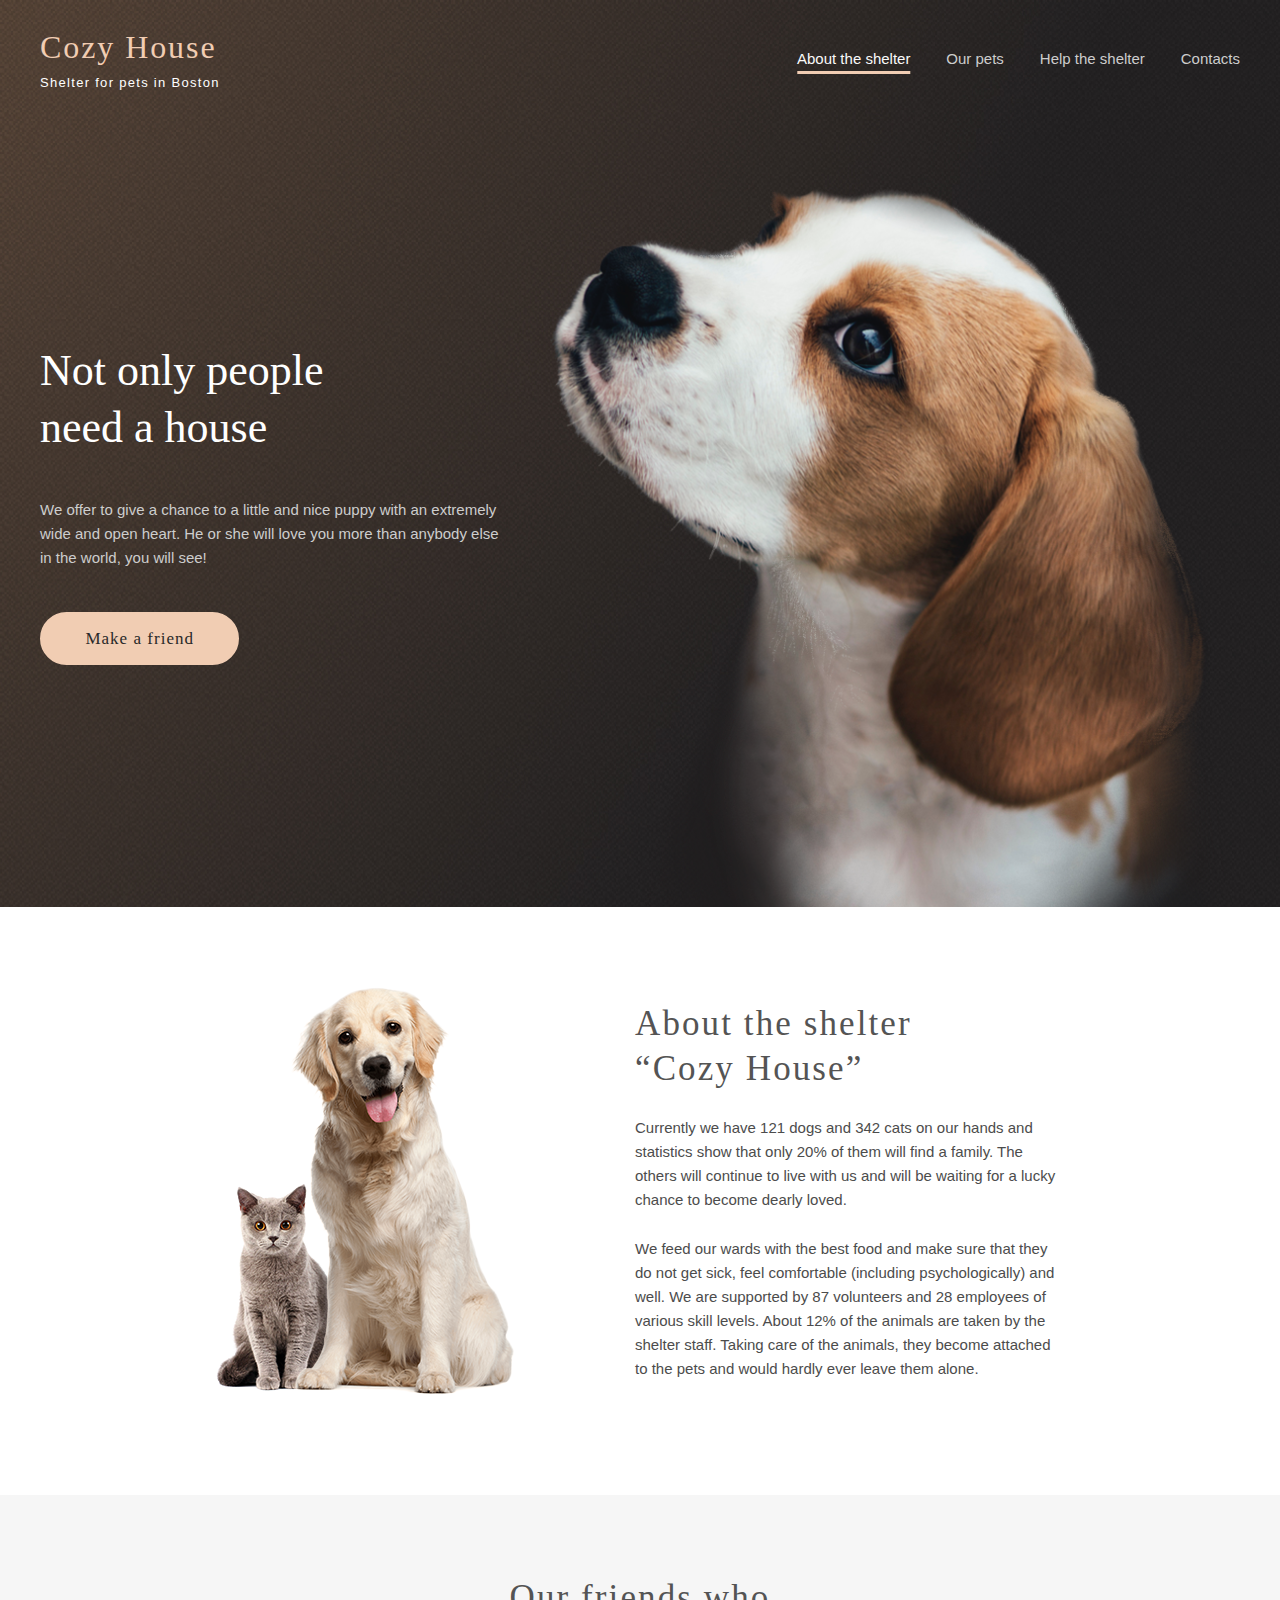
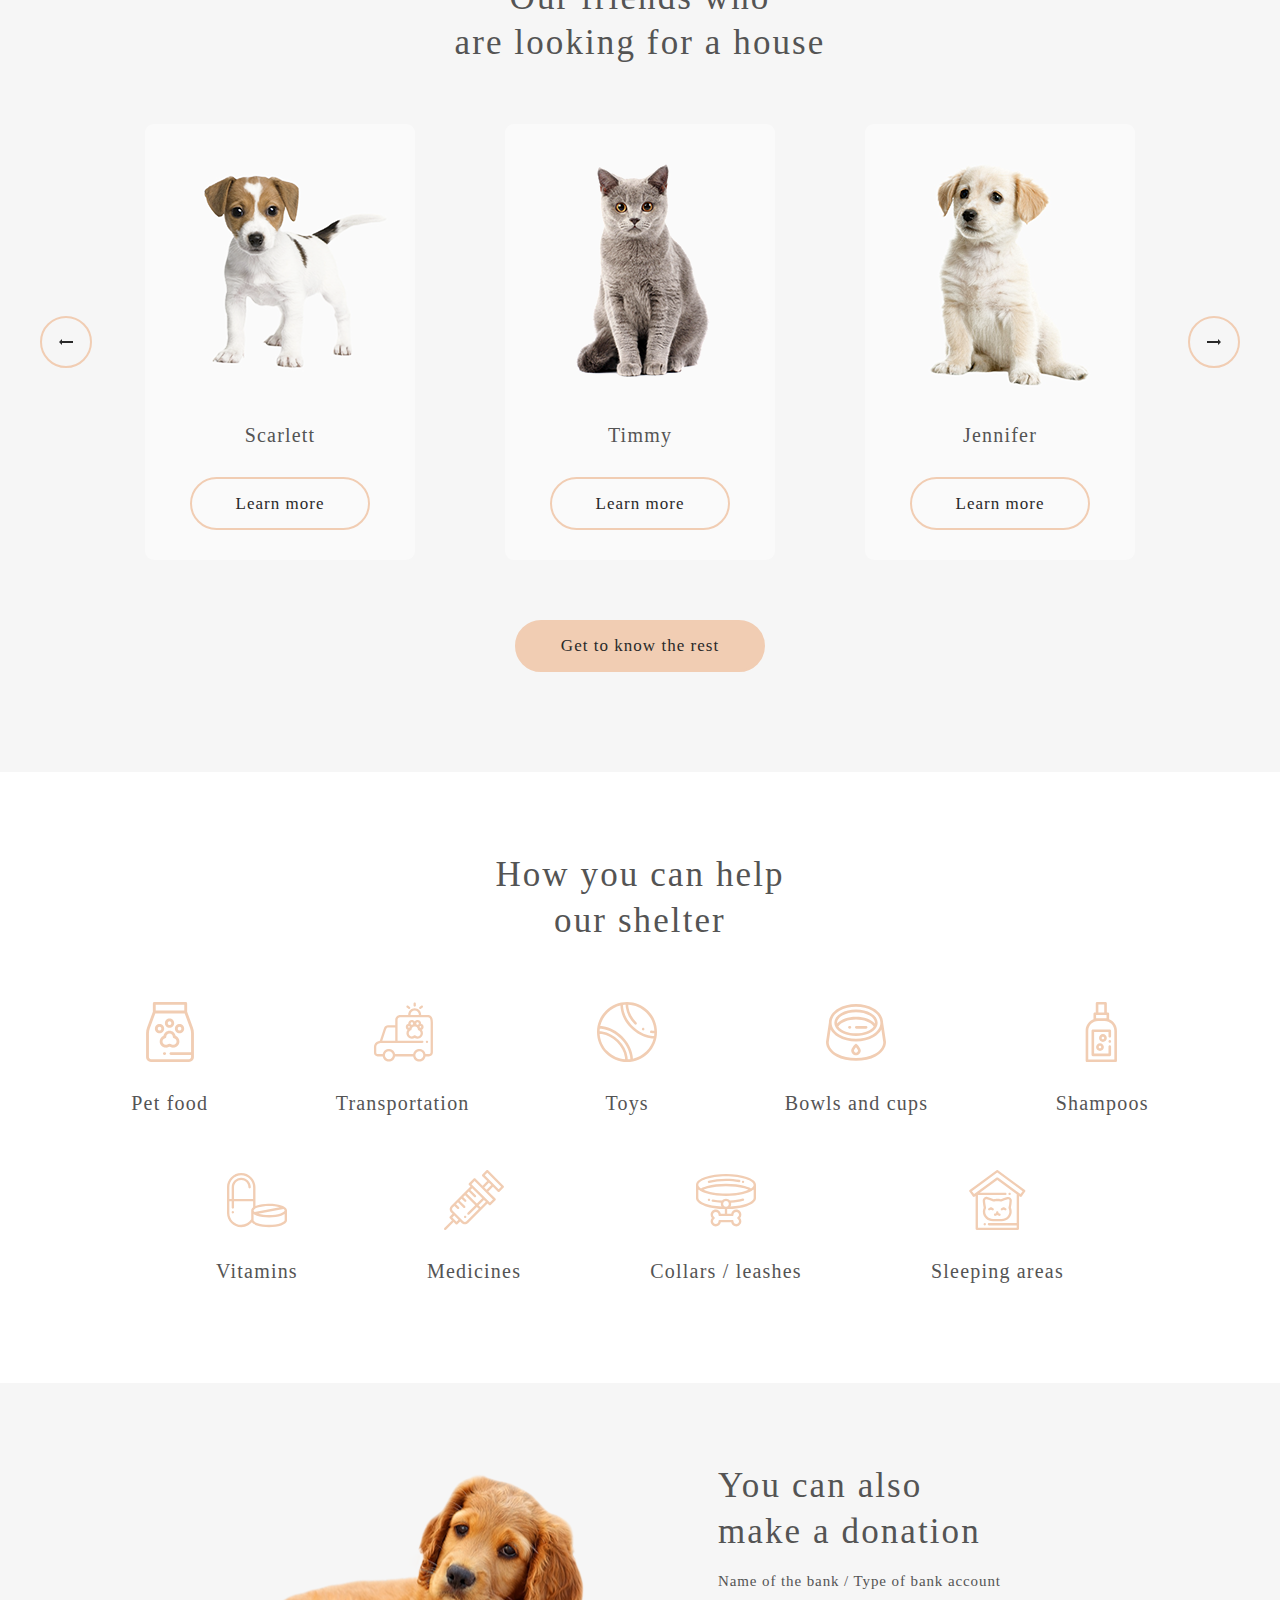
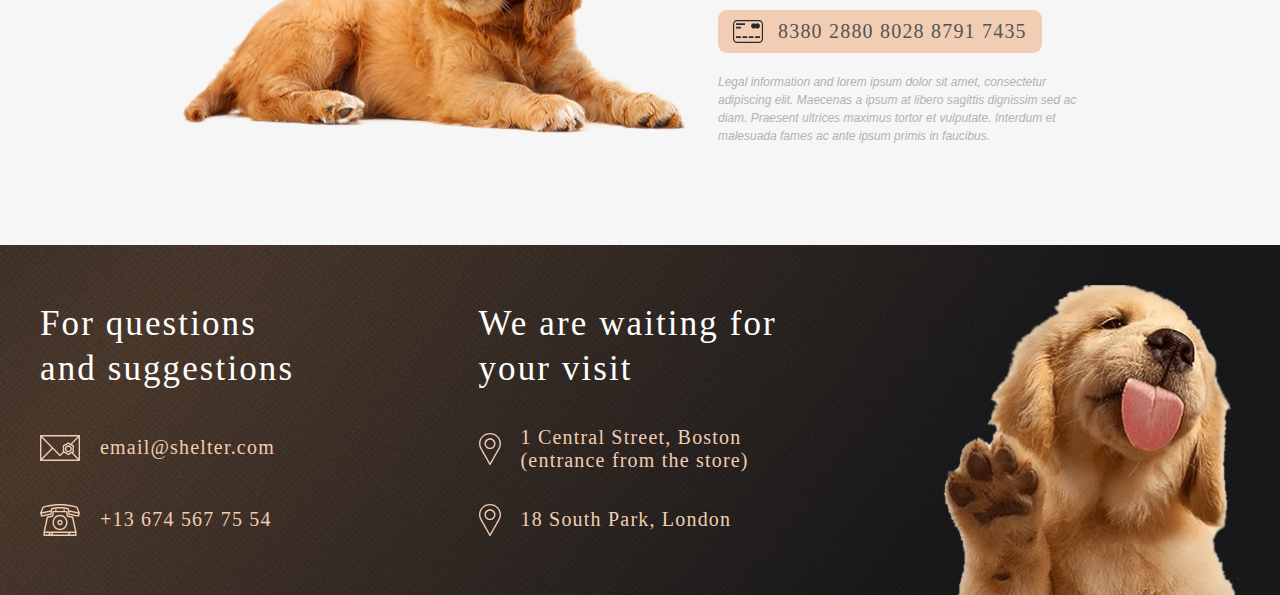
<file: shelter/index.html>
<!DOCTYPE html>
<html lang="en">
    <head>
    <meta charset="UTF-8">
    <link rel="stylesheet" href="./style.css">
    <meta name="viewport" content="width=device-width, initial-scale=1">
    <title>Shelter</title>
    </head>
    <body>
        <section class="start-screen">
            <div class="burger-container">
                <div class="burger-menu">
                    <div class="nav-menu">
                        <a 
                            href="./index.html"
                            class="nav-menu__item font_arial dark item_active"
                        >
                            About the shelter
                        </a>
                        <a 
                            class="nav-menu__item font_arial dark"
                            href="./pets.html"
                        >
                            Our pets
                        </a>
                        <a 
                            class="nav-menu__item font_arial dark"
                            href="./index.html#help"
                        >
                            Help the shelter
                        </a>
                        <a 
                            class="nav-menu__item font_arial dark"
                            href="#footer"
                        >
                            Contacts
                        </a>
                    </div>
                </div>
            </div>
            <header class="header">
                <div class="wrapper wrapper__header">
                <div 
                    class="logo"
                    onclick="location.href=''" 
                >
                    <span class="logo__title font_georgia">Cozy House</span>
                    <span class="logo__subtitle font_arial">Shelter for pets in Boston</span>
                </div>
                <div class="nav-menu">
                    <a 
                        class="nav-menu__item font_arial item_active"
                    >
                        About the shelter
                    </a>
                    <a 
                        class="nav-menu__item font_arial"
                        href="./pets.html"
                    >
                        Our pets
                    </a>
                    <a 
                        class="nav-menu__item font_arial"
                        href="#help"
                    >
                        Help the shelter
                    </a>
                    <a 
                        class="nav-menu__item font_arial"
                        href="#footer"
                    >
                        Contacts
                    </a>
                </div>
                <div class="burger-button">
                    <span></span>
                </div>
                </div>
            </header>
            <div class="wrapper wrapper__start-screen">
                <div class="start-screen__column">
                    <h2 class="start-content__heading font_georgia">
                        Not only people <br> need a house
                    </h2>
                    <p class="start-content__subtitle font_arial">
                        We offer to give a chance to a little and nice puppy 
                        with an extremely wide and open heart. He or she will 
                        love you more than anybody else in the world, you will see!
                    </p>
                    <button 
                        class="button filled font_georgia"
                        onclick="window.location.href = '#ourfriends'"
                    >
                        Make a friend
                    </button>
                </div>
                <div class="start-screen__column">
                    <img 
                        src="./accets/start-screen/start-screen-puppy.svg"
                        alt=""
                        class="start-content__puppy"
                    >
                </div>
            </div>
        </section>
        <section class="about">
            <div class="wrapper wrapper__about">
                <div class="about__column">
                    <img 
                        src="./accets/about/about-pets.svg"
                        alt=""
                        class="about__pets"
                    >
                </div>
                <div class="about__column">
                    <h3 class="about__heading font_georgia">
                        About the shelter “Cozy House”
                    </h3>
                    <p class="about__subtitle font_arial">
                        Currently we have 121 dogs and 342 cats 
                        on our hands and statistics show that only 
                        20% of them will find a family. The others will 
                        continue to live with us and will be waiting for a 
                        lucky chance to become dearly loved.
                    </p>
                    <p class="about__subtitle font_arial">
                        We feed our wards with the best food and 
                        make sure that they do not get sick, feel 
                        comfortable (including psychologically) and well. 
                        We are supported by 87 volunteers and 28 employees 
                        of various skill levels. About 12% of the animals 
                        are taken by the shelter staff. Taking care of the animals, 
                        they become attached to the pets and would hardly ever leave 
                        them alone.
                    </p>
                </div>
            </div>
        </section>
        <section class="pets" id="ourfriends">
            <div class="wrapper wrapper__pets">
                <h3 class="pets__heading heading font_georgia">
                    Our friends who <br> are looking for a house
                </h3>
                <div class="slider">
                    <button class="slider__button arrow prev"></button>
                    <div class="slider__container">
                        <div class="slider__item">
                            <img
                                src="./accets/pets/pets-katrine.svg"
                                alt=""
                            >
                            <div class="slider__title font_georgia">Katrine</div>
                            <div class="button empty font_georgia">Learn more</div>
                        </div>
                        <div class="slider__item">
                            <img
                                src="./accets/pets/pets-jennifer.svg"
                                alt=""
                            >
                            <div class="slider__title font_georgia">Jennifer</div>
                            <div class="button empty font_georgia">Learn more</div>
                        </div>
                        <div class="slider__item">
                            <img
                                src="./accets/pets/pets-woody.svg"
                                alt=""
                            >
                            <div class="slider__title font_georgia">Woody</div>
                            <div class="button empty font_georgia">Learn more</div>
                        </div>
                    </div>
                    <button class="slider__button arrow next"></button>
                </div>
                <button 
                    class="button filled font_georgia"
                    onclick="location.href='pets.html'" 
                >
                    Get to know the rest
                </button>
            </div>
            <div class="pop">
                <div class="pop__container">
                    <button class="slider__button pop_button"></button>
                    <img class="pop__img" src="./accets/pets/pets-jennifer.svg" alt=""></img>
                    <div class="pop__content">
                        <h3 class="pop_title title font_georgia">
                            Jennifer
                        </h3>
                        <h4 class="pop__subheading font_georgia">
                            Dog - Labrador
                        </h4>
                        <h5 class="pop__text font_georgia">
                            Jennifer is a sweet 2 months old Labrador 
                            that is patiently waiting to find a new forever 
                            home. This girl really enjoys being able to go 
                            outside to run and play, but won't hesitate to 
                            play up a storm in the house if she has all of her 
                            favorite toys.
                        </h5>
                        <ul class="pop__info-container">
                            <li class="pop__item">
                                <span class="pop__type font_georgia">Age:</span>
                                <h5 class="pop__text pop__age">2 months</h5>
                            </li>
                            <li class="pop__item">
                                <span class="pop__type font_georgia">Inoculations:</span>
                                <h5 class="pop__text pop__inc">none</h5>
                            </li>
                            <li class="pop__item">
                                <span class="pop__type font_georgia">Diseases:</span>
                                <h5 class="pop__text pop__dis">none</h5>
                            </li>
                            <li class="pop__item">
                                <span class="pop__type font_georgia">Parasites:</span>
                                <h5 class="pop__text pop__parasit">none</h5>
                            </li>
                        </ul>
                    </div>
                </div>
            </div>
        </section>
        <section class="help" id="help">
            <div class="wrapper wrapper__help">
                <h3 class="help__heading heading font_georgia">
                    How you can help <br> our shelter
                </h3>
                <div class="list">
                    <div class="list__item">
                        <img 
                            class="list_icon"
                            src="./accets/help/icon-pet-food.svg"
                            alt=""
                        >
                        <h4 class="list__text font_georgia">
                            Pet food
                        </h4>
                    </div>
                    <div class="list__item">
                        <img 
                            class="list_icon"
                            src="./accets/help/icon-transportation.svg"
                            alt=""
                        >
                        <h4 class="list__text font_georgia">
                            Transportation
                        </h4>
                    </div>
                    <div class="list__item">
                        <img 
                            class="list_icon"
                            src="./accets/help/icon-toys.svg"
                            alt=""
                        >
                        <h4 class="list__text font_georgia">
                            Toys
                        </h4>
                    </div>
                    <div class="list__item">
                        <img 
                            class="list_icon"
                            src="./accets/help/icon-bowls-and-cups.svg"
                            alt=""
                        >
                        <h4 class="list__text font_georgia">
                            Bowls and cups
                        </h4>
                    </div>
                    <div class="list__item">
                        <img 
                            class="list_icon"
                            src="./accets/help/icon-shampoos.svg"
                            alt=""
                        >
                        <h4 class="list__text font_georgia">
                            Shampoos
                        </h4>
                    </div>
                    <div class="list__item">
                        <img 
                            class="list_icon"
                            src="./accets/help/icon-vitamins.svg"
                            alt=""
                        >
                        <h4 class="list__text font_georgia">
                            Vitamins
                        </h4>
                    </div>
                    <div class="list__item">
                        <img 
                            class="list_icon"
                            src="./accets/help/icon-medicines.svg"
                            alt=""
                        >
                        <h4 class="list__text font_georgia">
                            Medicines
                        </h4>
                    </div>
                    <div class="list__item">
                        <img 
                            class="list_icon"
                            src="./accets/help/icon-collars-leashes.svg"
                            alt=""
                        >
                        <h4 class="list__text font_georgia">
                            Collars / leashes
                        </h4>
                    </div>
                    <div class="list__item">
                        <img 
                            class="list_icon"
                            src="./accets/help/icon-sleeping-area.svg"
                            alt=""
                        >
                        <h4 class="list__text font_georgia">
                            Sleeping areas
                        </h4>
                    </div>
                </div>
            </div>
        </section>
        <section class="donation">
            <div class="wrapper donation__wrapper">
                <div class="donation__column">
                    <img 
                        src="./accets/donation/donation-dog.svg"
                        alt=""
                        class="donation__img"
                    >
                </div>  
                <div class="donation__column font_georgia">
                    <h3 class="donation_heading heading font_georgia">
                        You can also<br>  make a donation
                    </h3>
                    <h5 class="donation__subheading font_georgia">
                        Name of the bank / Type of bank account
                    </h5>
                    <div class="credit-card">
                        <img
                            src="./accets/donation/credit-card.svg"
                            alt=""
                            class="donation__card-icon"
                        >
                        <h4 class="donation__card-number font_georgia">
                            <a href="">
                                8380 2880 8028 8791 7435
                            </a>
                        </h4>
                    </div>
                    <p class="donation__info font_arial">
                        Legal information and lorem ipsum 
                        dolor sit amet, consectetur adipiscing 
                        elit. Maecenas a ipsum at libero sagittis
                        dignissim sed ac diam. Praesent ultrices
                        maximus tortor et vulputate. Interdum 
                        et malesuada fames ac ante ipsum primis
                        in faucibus.
                    </p>
                </div>
            </div>
        </section>
        <footer class="footer" id="footer">
            <div class="wrapper wrapper__footer">
                <div class="footer__column">
                    <h3 class="title font_georgia">
                        For questions and suggestions
                    </h3>
                    <div class="footer-item">
                        <img
                            src="./accets/footer/icon-email.svg"
                            alt=""
                            class="footer-item__icon-info"
                        >
                        <h4 class="footer-item__info font_georgia">
                            email@shelter.com
                        </h4>
                    </div>
                    <div class="footer-item">
                        <img
                            src="./accets/footer/icon-phone.svg"
                            alt=""
                            class="footer-item__icon-info"
                        >
                        <h4 class="footer-item__info font_georgia">
                            +13 674 567 75 54
                        </h4>
                    </div>
                </div>
                <div class="footer__column">
                    <h3 class="title font_georgia">
                        We are waiting for your visit
                    </h3>
                    <div class="footer-item">
                        <img
                            src="./accets/footer/icon-marker.svg"
                            alt=""
                            class="footer-item__icon-marker"
                        >
                        <h4 class="footer-item__info font_georgia">
                            1 Central Street, Boston 
                            (entrance from the store)
                        </h4>
                    </div>
                    <div class="footer-item">
                        <img
                            src="./accets/footer/icon-marker.svg"
                            alt=""
                            class="footer-item__icon-marker"
                        >
                        <h4 class="footer-item__info font_georgia">
                            18 South Park, London 
                        </h4>
                    </div>
                </div>
                <div class="footer__column">
                    <img
                        src="./accets/footer/footer-puppy.svg"
                        alt=""
                        class="footer__puppy"
                    >
                </div>
            </div>
        </footer>
        <script src="index.js" type="module"></script>
        <script src="./components/main.js" type="module"></script>
    </body>
</html>
</file>
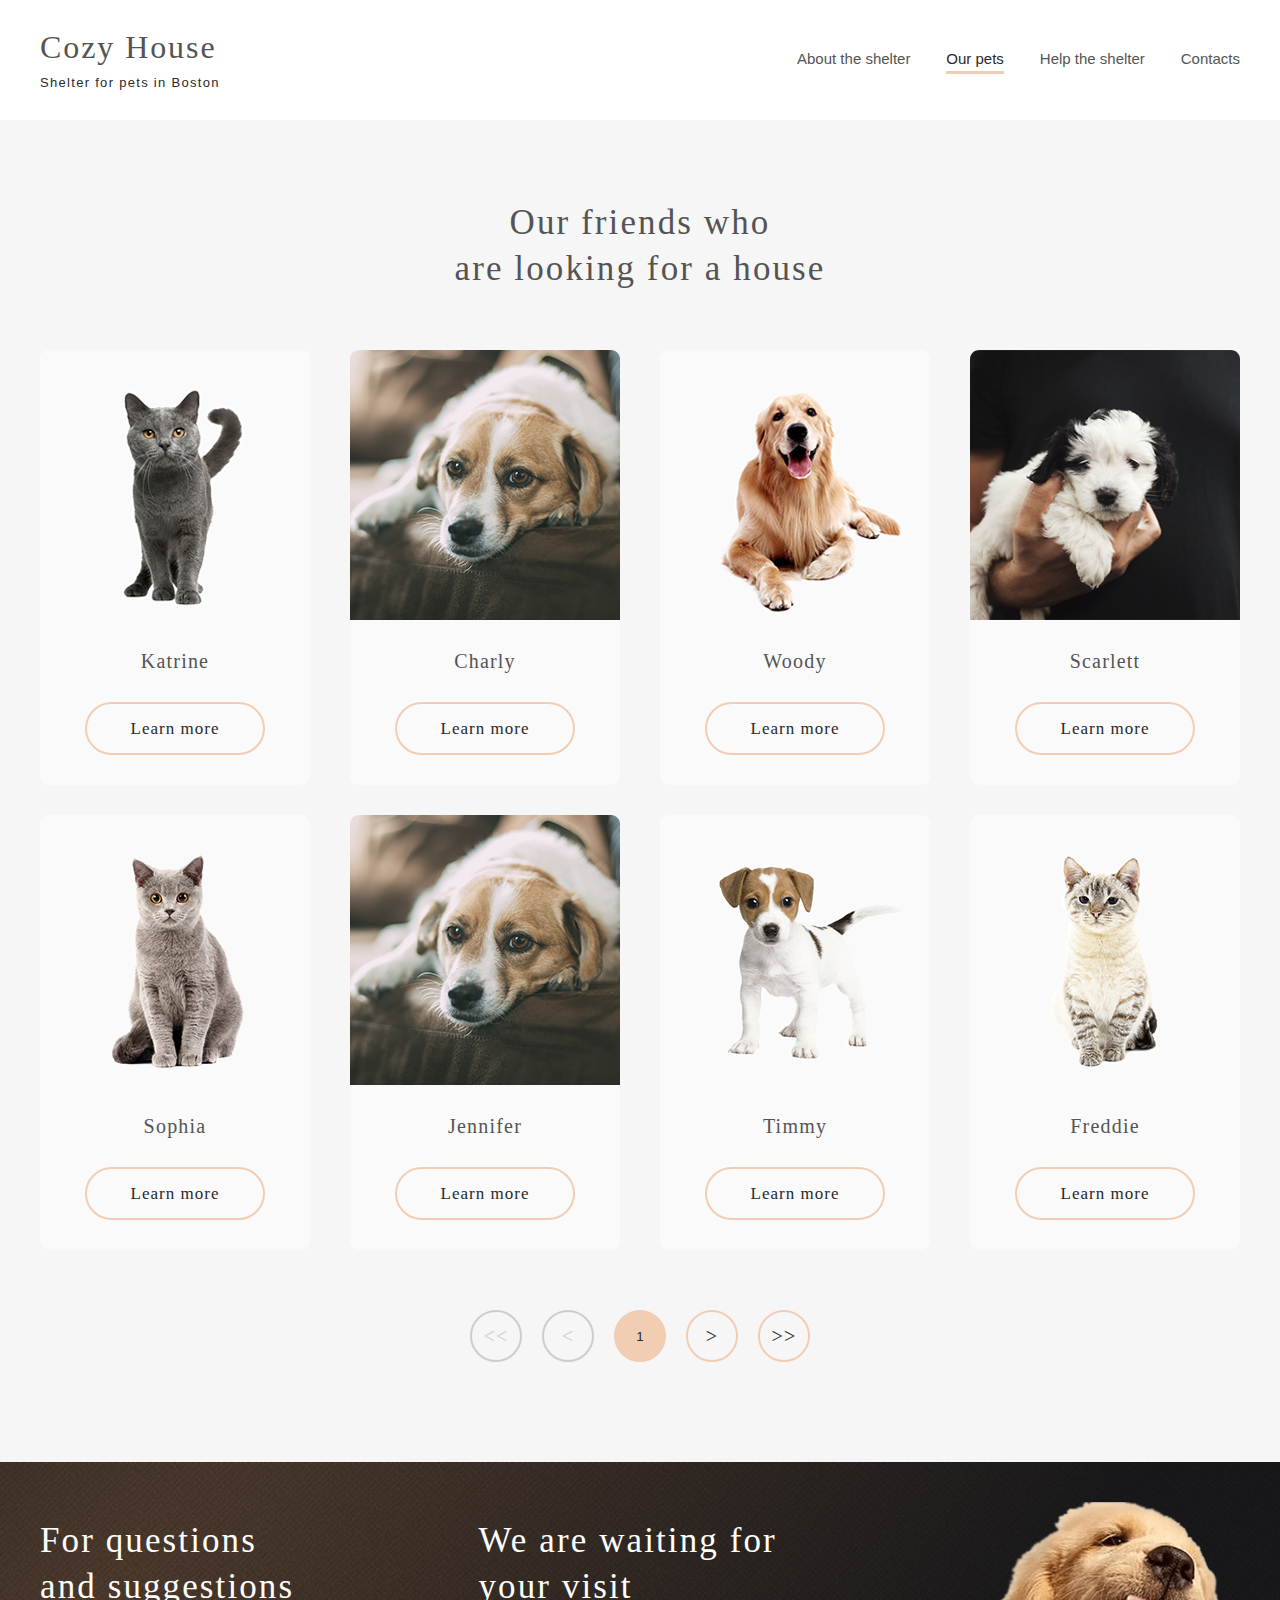
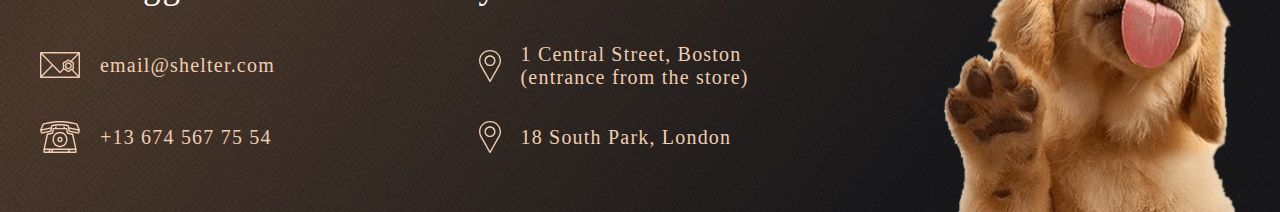
<file: shelter/pets.html>
<!DOCTYPE html>
<html lang="en">
    <head>
    <meta charset="UTF-8">
    <link rel="stylesheet" href="./style.css">
    <meta name="viewport" content="width=device-width, initial-scale=1">
    <title>Shelter</title>
    </head>
    <body>
        <div class="burger-container">
            <div class="burger-menu">
                <div class="nav-menu">
                    <a 
                        href="./index.html"
                        class="nav-menu__item font_arial dark"
                    >
                        About the shelter
                    </a>
                    <a 
                        class="nav-menu__item font_arial dark item_active"
                        href="./pets.html"
                    >
                        Our pets
                    </a>
                    <a 
                        class="nav-menu__item font_arial dark"
                        href="./index.html#help"
                    >
                        Help the shelter
                    </a>
                    <a 
                        class="nav-menu__item font_arial dark"
                        href="#footer"
                    >
                        Contacts
                    </a>
                </div>
            </div>
        </div>
        <header class="header white">
            <div class="wrapper wrapper__header">
                <div 
                class="logo"
                onclick="location.href='index.html'" 
            >
                <p class="logo__title dark font_georgia">Cozy House</p>
                <p class="logo__subtitle dark font_arial">Shelter for pets in Boston</p>
            </div>
            <div class="nav-menu">
                <a 
                    href="./index.html"
                    class="nav-menu__item font_arial dark"
                >
                    About the shelter
                </a>
                <a 
                    class="nav-menu__item font_arial dark item_active"
                    href="./pets.html"
                >
                    Our pets
                </a>
                <a 
                    class="nav-menu__item font_arial dark"
                    href="./index.html#help"
                >
                    Help the shelter
                </a>
                <a 
                    class="nav-menu__item font_arial dark"
                    href="#footer"
                >
                    Contacts
                </a>
            </div>
            <div class="burger-button white">
                <span></span>
            </div>
            <div class="burger-menu">
                <div class="nav-menu">
                    <a 
                        href="./index.html"
                        class="nav-menu__item font_arial dark"
                    >
                        About the shelter
                    </a>
                    <a 
                        class="nav-menu__item font_arial dark item_active"
                        href="./pets.html"
                    >
                        Our pets
                    </a>
                    <a 
                        class="nav-menu__item font_arial dark"
                        href="./index.html#help"
                    >
                        Help the shelter
                    </a>
                    <a 
                        class="nav-menu__item font_arial dark"
                        href="#footer"
                    >
                        Contacts
                    </a>
                </div>
            </div>
            </div>
        </header>
        <section class="pets" id="ourfriends">
           <div class="wrapper wrapper__pets pb">
                <h3 class="pets__heading heading font_georgia mb">
                    Our friends who <br> are looking for a house
                </h3>
                <div class="slider slider_list">
                    <div class="slider__item">
                        <img
                            src="./accets/pets/pets-katrine.svg"
                            alt=""
                        >
                        <div class="slider__title font_georgia">Katrine</div>
                        <div class="button empty font_georgia">Learn more</div>
                    </div>
                    <div class="slider__item">
                        <img
                            src="./accets/pets/pets-jennifer.svg"
                            alt=""
                        >
                        <div class="slider__title font_georgia">Jennifer</div>
                        <div class="button empty font_georgia">Learn more</div>
                    </div>
                    <div class="slider__item">
                        <img
                            src="./accets/pets/pets-woody.svg"
                            alt=""
                        >
                        <div class="slider__title font_georgia">Woody</div>
                        <div class="button empty font_georgia">Learn more</div>
                    </div>
                    <div class="slider__item">
                        <img
                            src="./accets/pets/pets-sophia.svg"
                            alt=""
                        >
                        <div class="slider__title font_georgia">Sophia</div>
                        <div class="button empty font_georgia">Learn more</div>
                    </div>
                    <div class="slider__item">
                        <img
                            src="./accets/pets/pets-timmy.svg"
                            alt=""
                        >
                        <div class="slider__title font_georgia">Timmy</div>
                        <div class="button empty font_georgia">Learn more</div>
                    </div>
                    <div class="slider__item">
                        <img
                            src="./accets/pets/pets-charly.svg"
                            alt=""
                        >
                        <div class="slider__title font_georgia">Charly</div>
                        <div class="button empty font_georgia">Learn more</div>
                    </div>
                    <div class="slider__item">
                        <img
                            src="./accets/pets/pets-scarlet.svg"
                            alt=""
                        >
                        <div class="slider__title font_georgia">Scarlett</div>
                        <div class="button empty font_georgia">Learn more</div>
                    </div>
                    <div class="slider__item">
                        <img
                            src="./accets/pets/pets-freddie.svg"
                            alt=""
                        >
                        <div class="slider__title font_georgia">Freddie</div>
                        <div class="button empty font_georgia">Learn more</div>
                    </div>
                </div>
                <div class="navigation">
                    <button class="slider__button first_page disabled">
                        <span class="navigation__text font_georgia">&lt;&lt;</span>
                    </button>
                    <button class="slider__button prev_page disabled">
                        <span class="navigation__text font_georgia">&lt;</span>
                    </button>
                    <button class="slider__button page_number filled">
                        <span class="navigation__text font_georgia">1</span>
                    </button>
                    <button class="slider__button next_page ">
                        <span class="navigation__text font_georgia">&gt;</span>
                    </button>
                    <button class="slider__button last_page">
                        <span class="navigation__text font_georgia">&gt;&gt;</span>
                    </button>
                </div>
           </div>
           <div class="pop">
            <div class="pop__container">
                <button class="slider__button pop_button"></button>
                <img class="pop__img" src="./accets/pets/pets-jennifer.svg" alt=""></img>
                <div class="pop__content">
                    <h3 class="pop_title title font_georgia">
                        Jennifer
                    </h3>
                    <h4 class="pop__subheading font_georgia">
                        Dog - Labrador
                    </h4>
                    <h5 class="pop__text font_georgia">
                        Jennifer is a sweet 2 months old Labrador 
                        that is patiently waiting to find a new forever 
                        home. This girl really enjoys being able to go 
                        outside to run and play, but won't hesitate to 
                        play up a storm in the house if she has all of her 
                        favorite toys.
                    </h5>
                    <ul class="pop__info-container">
                        <li class="pop__item">
                            <span class="pop__type font_georgia">Age:</span>
                            <h5 class="pop__text pop__age">2 months</h5>
                        </li>
                        <li class="pop__item">
                            <span class="pop__type font_georgia">Inoculations:</span>
                            <h5 class="pop__text pop__inc">none</h5>
                        </li>
                        <li class="pop__item">
                            <span class="pop__type font_georgia">Diseases:</span>
                            <h5 class="pop__text pop__dis">none</h5>
                        </li>
                        <li class="pop__item">
                            <span class="pop__type font_georgia">Parasites:</span>
                            <h5 class="pop__text pop__parasit">none</h5>
                        </li>
                    </ul>
                </div>
            </div>
        </div>
        </section>
        <footer class="footer" id="footer">
            <div class="wrapper wrapper__footer">
                <div class="footer__column">
                    <h3 class="title font_georgia">
                        For questions and suggestions
                    </h3>
                    <div class="footer-item">
                        <img
                            src="./accets/footer/icon-email.svg"
                            alt=""
                            class="footer-item__icon-info"
                        >
                        <h4 class="footer-item__info font_georgia">
                            email@shelter.com
                        </h4>
                    </div>
                    <div class="footer-item">
                        <img
                            src="./accets/footer/icon-phone.svg"
                            alt=""
                            class="footer-item__icon-info"
                        >
                        <h4 class="footer-item__info font_georgia">
                            +13 674 567 75 54
                        </h4>
                    </div>
                </div>
                <div class="footer__column">
                    <h3 class="title font_georgia">
                        We are waiting for your visit
                    </h3>
                    <div class="footer-item">
                        <img
                            src="./accets/footer/icon-marker.svg"
                            alt=""
                            class="footer-item__icon-marker"
                        >
                        <h4 class="footer-item__info font_georgia">
                            1 Central Street, Boston 
                            (entrance from the store)
                        </h4>
                    </div>
                    <div class="footer-item">
                        <img
                            src="./accets/footer/icon-marker.svg"
                            alt=""
                            class="footer-item__icon-marker"
                        >
                        <h4 class="footer-item__info font_georgia">
                            18 South Park, London 
                        </h4>
                    </div>
                </div>
                <div class="footer__column">
                    <img
                        src="./accets/footer/footer-puppy.svg"
                        alt=""
                        class="footer__puppy"
                    >
                </div>
            </div>
        </footer>
        <script src="index.js" type="module"></script>
        <script src="./components/pets.js" type="module"></script>
    </body>
</html>
</file>
<file: shelter/style.css>
*,
*::before,
*::after {
  box-sizing: border-box;
}

html {
    scroll-behavior: smooth; 
}

/* Убираем внутренние отступы */
ul[class],
ol[class] {
  padding: 0;
}

/* Убираем внешние отступы */
body,
h1,
h2,
h3,
h4,
p,
ul[class],
ol[class],
li,
figure,
figcaption,
blockquote,
dl,
dd {
  margin: 0;
}

a { 
    text-decoration: none;
    color: inherit;
}

.wrapper { 
    max-width: 1280px;
    width: 100%;
    margin: auto;
}
/* fonts */

.font_georgia { 
    font-family: 'Georgia';
    font-style: normal;
}
.font_arial { 
    font-family: 'Arial';
    font-style: normal;
}


.fixed { 
    overflow: hidden;
}

.heading { 
    text-align: center;
    font-weight: 400;
    font-size: 35px;
    line-height: 45.5px;  
    letter-spacing: 0.06em;
    color: #545454;
}

/* start screen */
.start-screen { 
    width: 100%;
    height: auto;
    background: url("./accets/start-screen/start-screen-bg.jpg") left top/cover no-repeat;
}

.header { 
    display: flex;
    justify-content: center;  
}

.wrapper__header { 
    width: 100%;
    height: 60px;
    margin: auto;
    padding: 0 40px;
    margin-top: 30px;
    display: flex;
    justify-content: space-between;
    align-items: center;
}

.header.white { 
    height: 120px;
    background: #FFFFFF;
}

.logo { 
    height: 60px;
    display: flex; 
    flex-direction: column;
    justify-content: space-between;
    cursor: pointer;
}

.logo__title {
    font-weight: 400;
    font-size: 32px;
    line-height: 110%;
    letter-spacing: 0.06em;
    margin: 0;
    color: #F1CDB3;
}

.logo__subtitle { 
    text-align: center;
    font-weight: 400;
    font-size: 13px;
    line-height: 15px;
    letter-spacing: 0.1em;
    color: #FFFFFF;
}

.nav-menu { 
    max-width: 443px;
    width: 100%;
    height: 27px;
    display: flex;
    justify-content: space-between;
}

.nav-menu__item { 
    font-weight: 400;
    font-size: 15px;
    line-height: 160%;
    color: #CDCDCD;
    cursor: pointer;
    position: relative;
}
.nav-menu__item::after { 
    content: '';
    display: block;
    width: 0;
    height: 3px;
    position: absolute;
    bottom: 0;
    left:50%;
    transform: translateX(-50%);
    background: #F1CDB3;
}

.nav-menu__item:hover { 
    color: #FAFAFA;
}

.nav-menu__item.item_active { 
    color: #FAFAFA;
}

.nav-menu__item.item_active::after { 
    width: 100%;
}

.dark { 
    color: #545454;
}

.logo__subtitle.dark { 
    color: #292929;
}

.nav-menu__item.dark:hover { 
    color: #292929;
}
.nav-menu__item.dark.item_active { 
    color: #292929;
}

.burger-button { 
    display: none;
    width: 30px;
    height: 22px;
    position: relative;
    z-index: 9999;
}
.burger-button.white span, .burger-button.white span::after, .burger-button.white span::before { 
    background: #000000;
    z-index: 9999;
}

.burger-button span { 
    display: block;
    height: 2px; 
    width: 100%;
    background: #F1CDB3;    
}
.burger-button span::before, .burger-button span::after { 
    content: '';
    display: block;
    height: 2px; 
    width: 100%;
    position: absolute;
    background: #F1CDB3;
}
.burger-button span::before { 
    top: 50%;
    transform: translateY(-50%);
}
.burger-button span::after { 
    bottom: 0;
}
.burger-button.active { 
    transform: rotate(90deg);
    position: fixed;
    right: 20px;
}
.burger-button.active span,  .burger-button.active span::before, .burger-button.active span::after{ 
    background: #F1CDB3;
}
.burger-button, .burger-button.active { 
    transition: all 0.3s ease-in-out;
}

.burger-container { 
    width: 0;
    height: 100%;
    background-color: #000000b3;
    position: fixed;
    right: 0;
    z-index: 998;
}

.burger-menu { 
    max-width: 320px;
    width: 0;
    height: 100vh;
    position: fixed;
    right: 0;
    display: flex;
    justify-content: center;
    background-color: #292929;
    transition: width 0.45s ease-in-out;
}
.burger-menu .nav-menu { 
    display: none;
    position: fixed;
    top: 200px;
    max-width: 243px;
    width: 100%;
    height: 327px;
    color: #FAFAFA;
}

.burger-container.burger-active, .burger-container.burger-active .burger-menu { 
    width: 100%;
}
.burger-container.burger-active .nav-menu{ 
    display: flex;
    flex-direction: column;
    align-items: center;
}
.burger-menu .nav-menu a { 
    font-size: 32px;
    line-height: 51px;
    color: #CDCDCD;
}
.burger-menu .nav-menu a.item_active { 
    color: #FAFAFA;
}
/* not only content start */

.start-content { 
    width: calc(100% - 80px);
    margin-top: 90px;
    padding: 0 40px;
    height: calc(100% - 150px);
    display: flex;
}

.wrapper__start-screen { 
    width: calc(100% - 80px);
    margin-top: 97px;
    height: calc(100% - 150px);
    display: flex;
    justify-content: center;
}

.start-screen__column:nth-of-type(1) { 
    flex: 1 1 50%;
    max-width: 468px;
    height: auto;
    margin: 155px 42px 210px 0;
}

.start-screen__column:nth-of-type(2) { 
    flex: 0 1 auto;
    display: flex;
    justify-content: end;
    align-items: end;
}

.start-content__heading { 
    margin-bottom: 42px;
    font-weight: 400;
    font-size: 44px;
    line-height: 130%;
    color: #FFFFFF;
}

.start-content__subtitle { 
    margin-bottom: 42px;
    font-weight: 400;
    font-size: 15px;
    line-height: 160%;
    color: #CDCDCD;
}

.start-content__puppy { 
    max-width: 100%;
}

/* about content start */

.about { 
    width: 100%;
    background: #FFFFFF;
}

.wrapper__about {
    padding: 80px 215px 100px 215px;
    display: flex;
    justify-content: space-between;
    column-gap: 100px;
}

.about__column:nth-of-type(1) { 
    display: flex;
}

.about__column:nth-of-type(2) { 
    flex: 0 1 430px;
    padding-top: 14px;
}

.about__heading { 
    max-width: 370px;
    margin-bottom: 25px;
    font-weight: 400;
    font-size: 35px;
    line-height: 45px;
    letter-spacing: 0.06em;
    color: #545454;
}

.about__subtitle { 
    font-weight: 400;
    font-size: 15px;
    line-height: 24px;
    color: #4C4C4C;
}

.about__subtitle:first-of-type { 
    margin-bottom: 25px;
}

/* pets start */

.pets { 
    background: #F6F6F6;
}

.wrapper__pets { 
    padding: 80px 40px 100px 40px;
    display: flex;
    flex-direction: column;
    align-items: center;
}

.pets__heading { 
    max-width: 400px;
    margin-bottom: 59px;
}

.slider { 
    height: calc(100% - 150px);
    width: 100%;
    display: flex;
    align-items: center;
    margin-bottom: 60px;
}

.slider__button { 
    width: 52px;
    height: 52px;
    border: 2px solid #F1CDB3;
    background: transparent;
    color: #292929;
    border-radius: 100px;
    cursor: pointer;
}

.arrow { 
    background: url("./accets/pets/Arrow.svg") center no-repeat;
}
.arrow:last-of-type { 
    transform: rotate(180deg);
}

.slider__button:hover { 
    background-color: #F1CDB3;
    transition: all 0.3s;
}

.slider__container {
    max-width: 990px;
    margin: 0 53px;
    width: 100%;
    display: flex;
    justify-content: space-between;
}

.slider.slider_list {
    padding: 0;
    flex-wrap: wrap;
    column-gap: 40px;
    row-gap: 30px;
    justify-content: center;
}


.slider__item { 
    flex: 0 0 270px;
    max-height: 435px;
    padding-bottom: 30px;
    display: flex;
    flex-direction: column;
    justify-content: center;
    align-items: center;
    background: #FAFAFA;
    border-radius: 9px;
    transition: box-shadow .3s ease-in-out;
    position: relative;
}

.slider__item:hover { 
    box-shadow: 0px 2px 35px 14px rgba(13, 13, 13, 0.04);
}

.slider__title { 
    margin: 30px 0;
    font-weight: 400;
    font-size: 20px;
    line-height: 22.72px;
    letter-spacing: 0.06em;
    color: #545454;
}
/* buttons & types */

.button { 
    display: block;
    padding: 13.4px 43.4px;
    border: 2px solid #F1CDB3;
    border-radius: 100px;
    font-style: normal;
    font-weight: 400;
    font-size: 17px;
    line-height: 22px;
    letter-spacing: 0.06em;
    color: #292929;
    cursor: pointer;
}

.empty { 
    background: transparent;
}

.empty:hover { 
    background: #FDDCC4;
    border-color: #FDDCC4;
    transition: all 0.3s;
}

.filled { 
    background: #F1CDB3;
}
.filled:hover { 
    background: #FDDCC4;
    border-color: #FDDCC4;
    transition: all 0.3s;
}

.disabled { 
    color: #CDCDCD;
    border-color: #CDCDCD;
}
.slider__button.disabled:hover { 
    background: transparent;
}
/* *pagination*     */
.navigation {
    max-width: 340px;
    width: 100%;
    display: flex;
    justify-content: space-between;
}

.navigation__text { 
    font-weight: 400;
    font-size: 20px;
    line-height: 115%;
    letter-spacing: 0.06em;
}
/* pop */
.pop { 
    display: none;
    position: fixed;
    left: 0;
    top: 0;
    background: rgba(41, 41, 41, 0.6);
    z-index: 9998;
    width: 100%;
    height: 100%;
}
.pop.active {
    display: flex;
    flex-direction: column;
    align-items: end;
}
.pop_button {
    position: absolute;
    right: -42px;
    top: -55px;
    background: url("./accets/pets/close.svg") center no-repeat;
}
.pop__container {
    display: none;
    position: fixed;
    left: 50%;
    top: 47.5%;
    transform: translate(-50%, -50%);
    max-width: 900px;
    width: 100%;
    max-height: 500px;
    height: auto;
    border-radius: 9px;
    background: #FAFAFA;
}
.pop__container.active { 
    display: flex;
}
.pop__img { 
    max-width: 500px;
    width: 100%;
    height: auto;
    padding: 10px;
}
.pop__content {
    max-width: 351px; 
    width: 100%;
    margin: 50px 20px 88px 29px;
}
.pop_title { 
    color: #000000 !important;
    margin-bottom: 10px;
}
.pop__subheading { 
    margin-bottom: 40px;
    font-weight: 400;
    font-size: 20px;
    line-height: 23px;
    letter-spacing: 0.06em;
}
.pop__text { 
    margin-bottom: 35px;
    font-weight: 400;
    font-size: 15px;
    line-height: 17px;
    letter-spacing: 0.06em;
}
.pop__info-container {
}
.pop__item {
    margin: 0 0 11px 15px;
    line-height: 16.5px;
}
.pop__item::marker { 
    color:#F1CDB3;
}
.pop__item .pop__text { 
    display: inline-block;
    margin: 0;
}
.pop__type { 
    font-weight: 700;
    font-size: 15px;
    letter-spacing: 0.06em;
}
/* help section start */

.help { 
    background: #FFFFFF;
}

.wrapper__help { 
    padding: 80px 127px 100px 127px;
    display: flex;
    flex-direction: column;
    align-items: center;
}

.help__heading { 
    max-width: 310px;
    margin-bottom: 59px;
}

.list { 
    max-width: 1026px;
    display:flex;
    justify-content: space-around;
    flex-wrap: wrap;
    column-gap: 119px;
    row-gap: 55px;
}

.list__item { 
    flex:0 0 auto;
    display: flex;
    flex-direction: column;
    align-items: center;

}

.list__item:nth-child(6) { 
    margin-left: 84px;
}

.list__item:nth-child(9) { 
    margin-right: 84px;
}

.list_icon { 
    width: 60px;
    height: 60px;
    display: block;
    margin-bottom: 30px;
}

.list__text { 
    display:inline-block; 
    text-align: center;
    font-weight: 400;
    font-size: 20px;
    line-height: 115%;
    letter-spacing: 0.06em;
    color: #545454;
}

/* donation section start */

.donation { 
    background: #F6F6F6;
}

.donation__wrapper { 
    padding: 80px 182px 100px 183px;
    display: flex;
}

.donation__column:nth-child(1) { 
    flex: auto;
    display: flex;
    margin-right: 30px;
}

.donation__img { 
    max-width: 100%;
}

.donation__column { 
    flex: 1 0 380px;
}

.donation_heading { 
    text-align: left;
    margin-bottom: 19px;
}

.donation__subheading { 
    margin: 0 0 20px 0;
    font-weight: 400;
    font-size: 15px;
    line-height: 110%;
    letter-spacing: 0.06em;
    color: #545454;
}

.credit-card { 
    display: inline-flex;
    padding: 10px 15px;
    background: #F1CDB3;
    border-radius: 9px;
    margin-bottom: 20px;
}

.donation__card-icon { 
    width: 30px;
    height: 23px;
    margin-right: 15px;
}

.donation__card-number { 
    font-weight: 400;
    font-size: 20px;
    line-height: 115%;
    letter-spacing: 0.06em;
    color: #545454;
}

.donation__info { 
    font-style: italic;
    font-weight: 400;
    font-size: 12px;
    line-height: 18px;
    color: #B2B2B2;
}

/* footer start */
.footer { 
    background: url("./accets/footer/footer-bg.jpg") top left/cover no-repeat;
}

.wrapper__footer { 
    padding: 40px 40px 0 40px;
    display: flex;
    justify-content: space-between;
    column-gap: 29px;
}

.footer__column:nth-of-type(1) { 
    flex: 0 0 279px;
    padding: 16px 0 40px 0;
}

.footer__column:nth-of-type(2) { 
    flex: 0 0 302px;
    padding: 16px 0 40px 0;
}

.footer__column:nth-of-type(3) { 
    flex: 0 1 auto;
    display: flex;
}


.title { 
    font-weight: 400;
    font-size: 35px;
    line-height: 45.5px;
    letter-spacing: 0.06em;
    color: #FFFFFF;
}

.footer__column:nth-of-type(1) .title { 
    margin-bottom: 40px;
}
.footer__column:nth-of-type(2) .title { 
    margin-bottom: 34px;
}

.footer-item { 
    display: inline-flex;
    align-items: center;
}

.footer__column:nth-of-type(1) .footer-item:first-of-type { 
    margin-bottom: 40px;
}
.footer__column:nth-of-type(2) .footer-item:first-of-type { 
    margin-bottom: 32px;
}

.footer-item__icon-info { 
    width: 40px;
    height: 32px;
    margin-right: 20px; 
}
.footer-item__icon-marker { 
    width: 22px; 
    height: 32px;
    margin-right: 20px; 
}

.footer-item__info { 
    font-weight: 400;
    font-size: 20px;
    line-height: 23px;
    letter-spacing: 0.06em;
    color: #F1CDB3;
}

.footer__puppy { 
}

@media screen and (max-width: 1279px) {
    /* help */
    .list__item:nth-child(6), .list__item:nth-child(9) { 
        margin: 0
    }
}

@media screen and (max-width: 1200px) {
    /* header */
    .wrapper__header {
        padding: 0 30px;
    }
    /* about */
    .wrapper__about { 
        padding: 65px 169px 100px 169px;
    }
    /* pets */
    .wrapper__pets {
        padding: 80px 30px 100px 30px;
    }
    .slider__container { 
        justify-content: center;
        column-gap: 90px;
        margin: 0;
    }
    .slider__container .slider__item:last-child { 
        display: none;
    }
    /* help */
    .wrapper__help { 
        padding: 80px 69px 100px 69px;
    }
    .list { 
        column-gap: 60px;
        row-gap: 55px;
    }
    .list_icon {
        margin: 0 55px 31px 55px;
    }
    /* dontation */
    .donation__wrapper { 
        padding: 80px 101px 100px 102px;
    }
}

@media screen and (max-width: 992px) {
    /* start screen */
    .wrapper__start-screen { 
        flex-direction: column;
        justify-content: center;
        margin-top: 60px;
        row-gap: 100px;
    }
    
    .start-screen__column:nth-of-type(1) { 
        margin: auto;
    }
    .start-screen__column:nth-of-type(1) .button { 
        margin: auto;
    } 

    .start-content__puppy {
        max-width: 569px;
        width: 100%;
    }
    /* about */
    .wrapper__about { 
        flex-direction: column-reverse;
        row-gap: 80px;
    }
    .about__column:nth-of-type(1) { 
        margin: auto;
    }
    .about__column:nth-of-type(2) { 
        flex: auto;
    }
    /* pets */
    .slider__container { 
        column-gap: 40px;
    }
    /* pop */
    .pop__container {
        max-width: 630px;;
        max-height: 350px;
    }
    .pop__img {
        max-width: 350px;
    }
    .pop__content { 
        margin: 10px 9px 37px 11px;
        max-width: 260px;
    }
    .pop__subheading { 
        margin-bottom: 20px;
    }
    .pop__text {
        font-size: 13px;
        line-height: 14px;
        margin-bottom: 20px;
    }
    .pop__item { 
        margin: 0 0 6px 15px;
    }
    /* help */
    /* dontation */
    .donation__wrapper { 
        padding: 80px 131px 100px 132px;
        flex-direction: column-reverse;
        align-items: center;
    }
    .donation__column:nth-child(2) {
        flex: auto;
        max-width: 380px;
        margin: 0 auto 60px auto;
    }
    .donation__column:nth-child(1) {
        margin-right: 0;
    }
    /* footer */
    .wrapper__footer { 
        padding: 30px 64px 0 64px;
        column-gap: 59px;
        row-gap: 58px;
        flex-wrap: wrap;
        justify-content: center;
    }
    .footer__column:nth-of-type(1), .footer__column:nth-of-type(2) { 
        padding: 0;
    }

    /* pets_page */
    /* header */
    .white .wrapper__header { 
        padding: 0 30px;
    }
    /* slider */
    .wrapper__pets.pb{ 
        padding-bottom: 76px;
    }
    .slider.slider_list {
        margin-bottom: 40px;
    }
    .slider_list .slider__item:nth-child(7), .slider__item:nth-child(8) { 
        display: none;
    }
    .slider_list .slider__item { 
        /* flex: 45%; */
    }
    .pets__heading.mb { 
        margin-bottom: 30px;
    }

}   

@media screen and (max-width: 767px) {
    /* start screen */
    .nav-menu {
        display: none;
    }
    .burger-button { 
        display: block;
    }
    /* about */
    .wrapper__about {
        padding: 65px 80px 100px 80px;
    }
    /* pets */
    .slider__container .slider__item:nth-child(2) { 
        display: none;
    }
    /* pop */
    .pop__container {
        max-width: 370px;
        max-height: 100%;
    }
    .pop__img {
        max-width: 150px;
    }
    .pop__content { 
        margin: 5px 9px 8px 5px;
        max-width: 180px;
    }
    .pop__title { 
        margin-bottom: 5px;
    }
    .pop__subheading { 
        margin-bottom: 5px;
    }
    .pop__text {
        font-size: 13px;
        line-height: 14px;
        margin: 5px 0;
    }
    /* help */
    .list {
        gap: 30px;
    }
    .list_icon {
        margin: 0 40px 20px 40px;
    }
    .list__text { 
        font-size: 15px;
        line-height: 17px;
    }
    /* donation */
    .donation__wrapper { 
        padding: 42px 30px;
    }
    .credit-card { 
        display: flex;
        padding: 9px 15px;
    }
} 

@media screen and (max-width: 468px) {
    .title { 
        margin: 0 15px;
        text-align: center;
        font-size: 25px;
        line-height: 32px;
        letter-spacing: 0.06em;
    }
    /* start screen */
    .wrapper__header {
         padding: 0 20px;
    }
    .wrapper__start-screen { 
        width: 100%;
        padding: 0 10px;
        row-gap: 105px;
    }
    .start-content__heading { 
        font-size: 25px;
        text-align: center;
        letter-spacing: 0.06em;
    }
    .start-content__subtitle { 
        font-size: 15px;
        text-align: center;
    }
    .start-screen__column:nth-of-type(2) {
        padding-left: 39px;
    }
    /* about */
    .wrapper__about {
        padding: 28px 25px 42px 25px;
        row-gap: 42px;
    }
    .about__heading { 
        text-align: center;
        font-size: 25px;
        line-height: 32px;
    }
    .about__subtitle { 
        text-align: justify;
        line-height: 23.7px;
    }
    .about__pets { 
        max-width: 100%;
        max-height: 353px;
    }
    /* pets */
    .wrapper__pets {
        padding: 42px 10px;
    }
    .pets__heading { 
        font-size: 25px;
        line-height: 32px;
        margin-bottom: 42px;
    }
    .slider { 
        display: grid;
        row-gap: 20px;
        column-gap: 80px;
        grid-template-columns: repeat(2, 1fr);
        grid-template-rows: 434px 1fr;
        margin-bottom: 42px;
    }
    .slider__container { 
        grid-column: 1 / 3;
        grid-row: 1 / 2;
    }
    .slider .slider__button:nth-child(1) { 
        justify-self: end;
    }
    .slider .slider__button:nth-child(2) { 
        justify-self: start;
    }
    /* pop */
    .pop__container {
        max-width: 240px;
        max-height: auto;
    }
    .pop_button {
        right: -32px;
        top: -52px;
    }
    .pop__img {
        display: none;
    }
    .pop__content { 
        margin: 10px;
        max-width: 100%;
    }
    .pop_title {
        font-size: 35px;
    }
    .pop__subheading { 
        margin: 10px 0 20px 0;
        text-align: center;
    }
    .pop__text {
        font-size: 13px;
        line-height: 14px;
        margin: 0 0 24px 0;
    }
    /* help */
    .wrapper__help { 
        padding: 42px 15px;
    }
    .help__heading { 
        font-size: 25px;
        line-height: 32px;
        margin-bottom: 42px;
    }
    .list {
        justify-content: stretch;
    }
    .list_icon { 
        width: 50px;
        height: 50px;
    }
    /* donation */
    .donation__wrapper { 
        padding: 42px 10px;
    }
    .donation_heading { 
        font-size: 25px;
        line-height: 32px;
        text-align: center;
        margin-bottom: 20px;
    }
    .donation__subheading { 
        font-size: 15px;
        line-height: 24px;
        letter-spacing: 0;
        text-align: center;
    }
    .donation__card-number a {
        font-size: 15px;    
        letter-spacing: 0.059em;
    }
    .donation__column:nth-child(2) {
        padding: 0 9px; 
        margin-bottom: 42px;
    }
    .donation__info  { 
        line-height: 18px;
        text-align: justify;
    }
    .donation__img {
        max-height: 135px;
    }
        /* footer */
    .wrapper__footer { 
        padding: 30px 10px 0 10px;
        row-gap: 40px;
    }
    .footer__column:nth-of-type(2) .title {
        margin-bottom: 40px;
    }
    .footer__column:nth-of-type(2) .footer-item:first-of-type {
        margin-bottom: 40px;
    }
    .footer__column:first-of-type .footer-item {
        display: flex;
        justify-content: center;
    }
    .footer__column:last-of-type .footer-item {
        justify-content: start;
    }
    .footer__puppy { 
        max-height: 269px;
        max-width: 100%;
    }

    /* **** pets page**** */
    .header.white .wrapper__header { 
        padding: 0 20px;
    }
    .wrapper__pets.pb {
        padding-bottom: 42px;
    }
    .slider.slider_list {
        display: flex;
        margin-bottom: 43px;
    }
    .slider_list .slider__item:nth-child(4), .slider__item:nth-child(5), .slider__item:nth-child(6) {
        display: none;
    }
    .pets__heading.mb {
        margin-bottom: 42px;
    }
}   

@media screen and (max-width: 319px) {
    .font_georgia, .font_arial { 
        font-size: 0.7rem;
    }
    .button {
        padding: 0.4rem 0.6rem;
    }
    .slider__item img { 
        max-width: 100%;
    }
}
</file>
